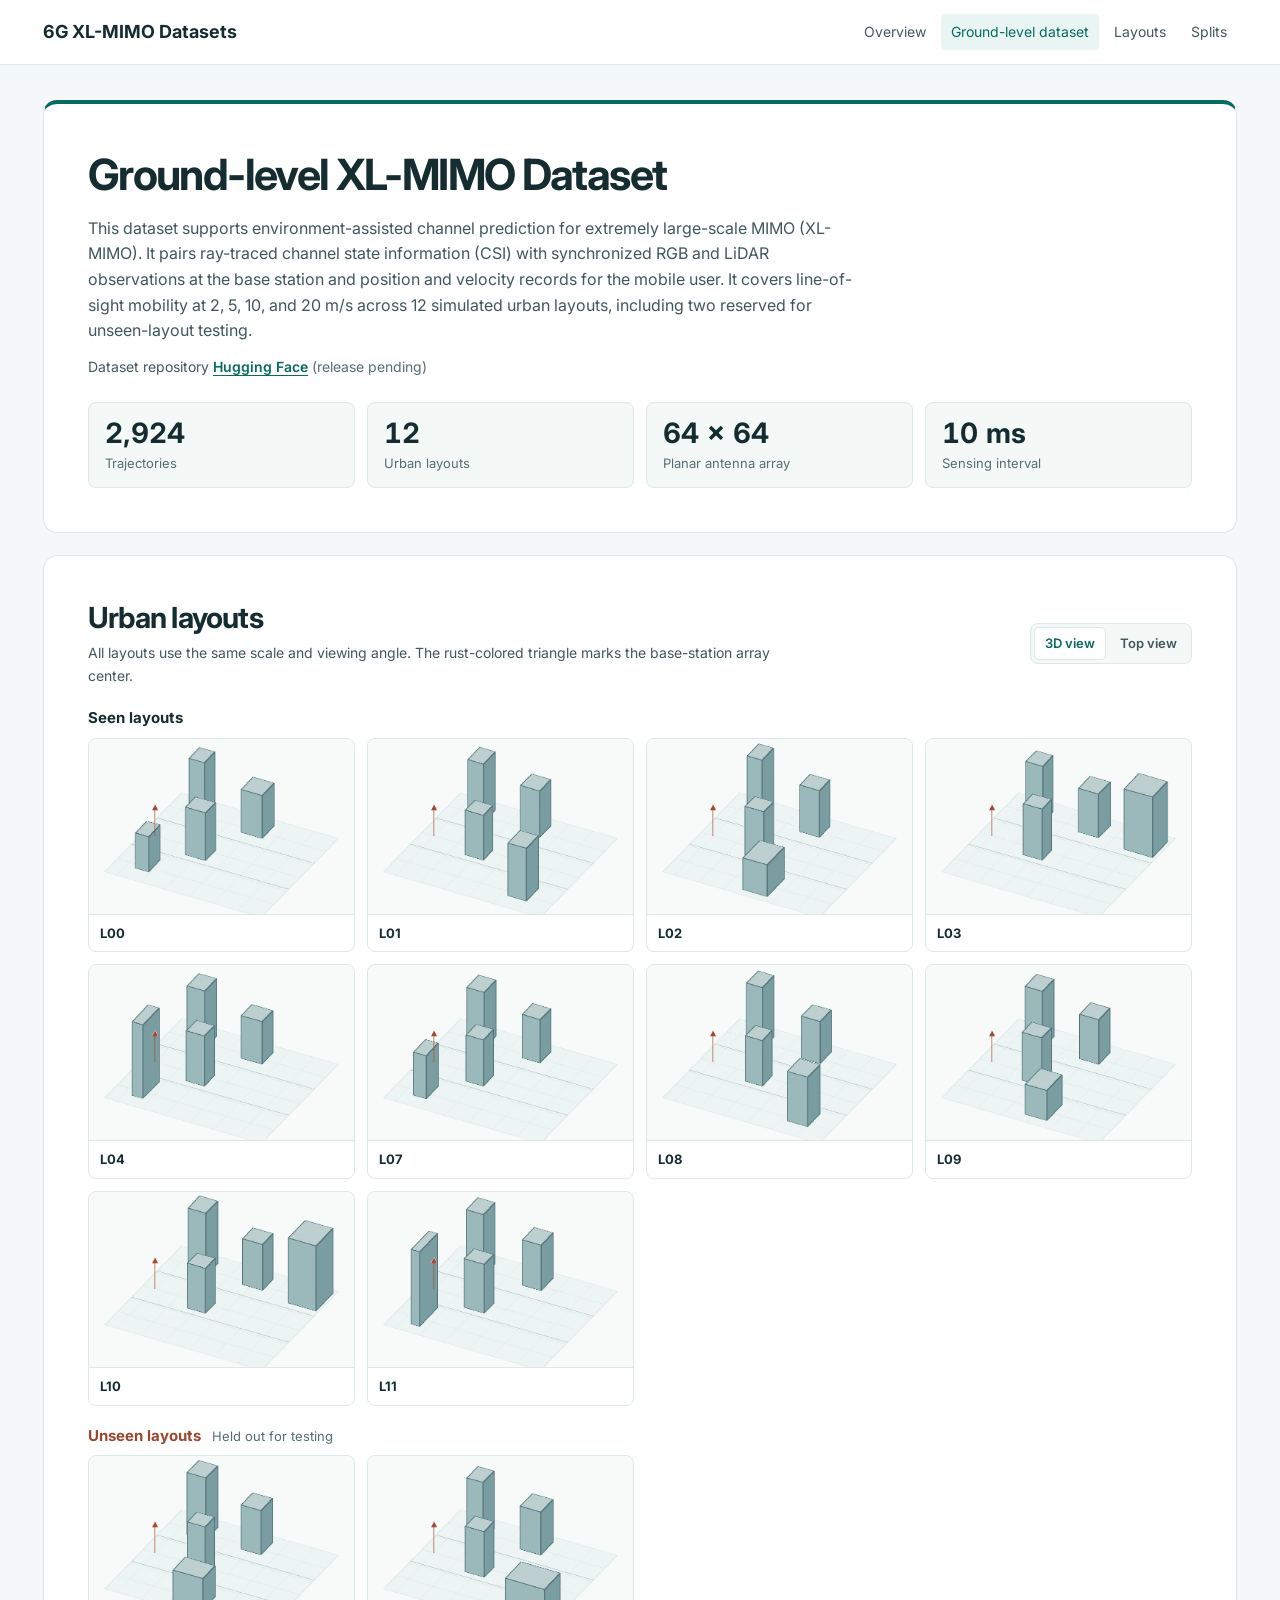
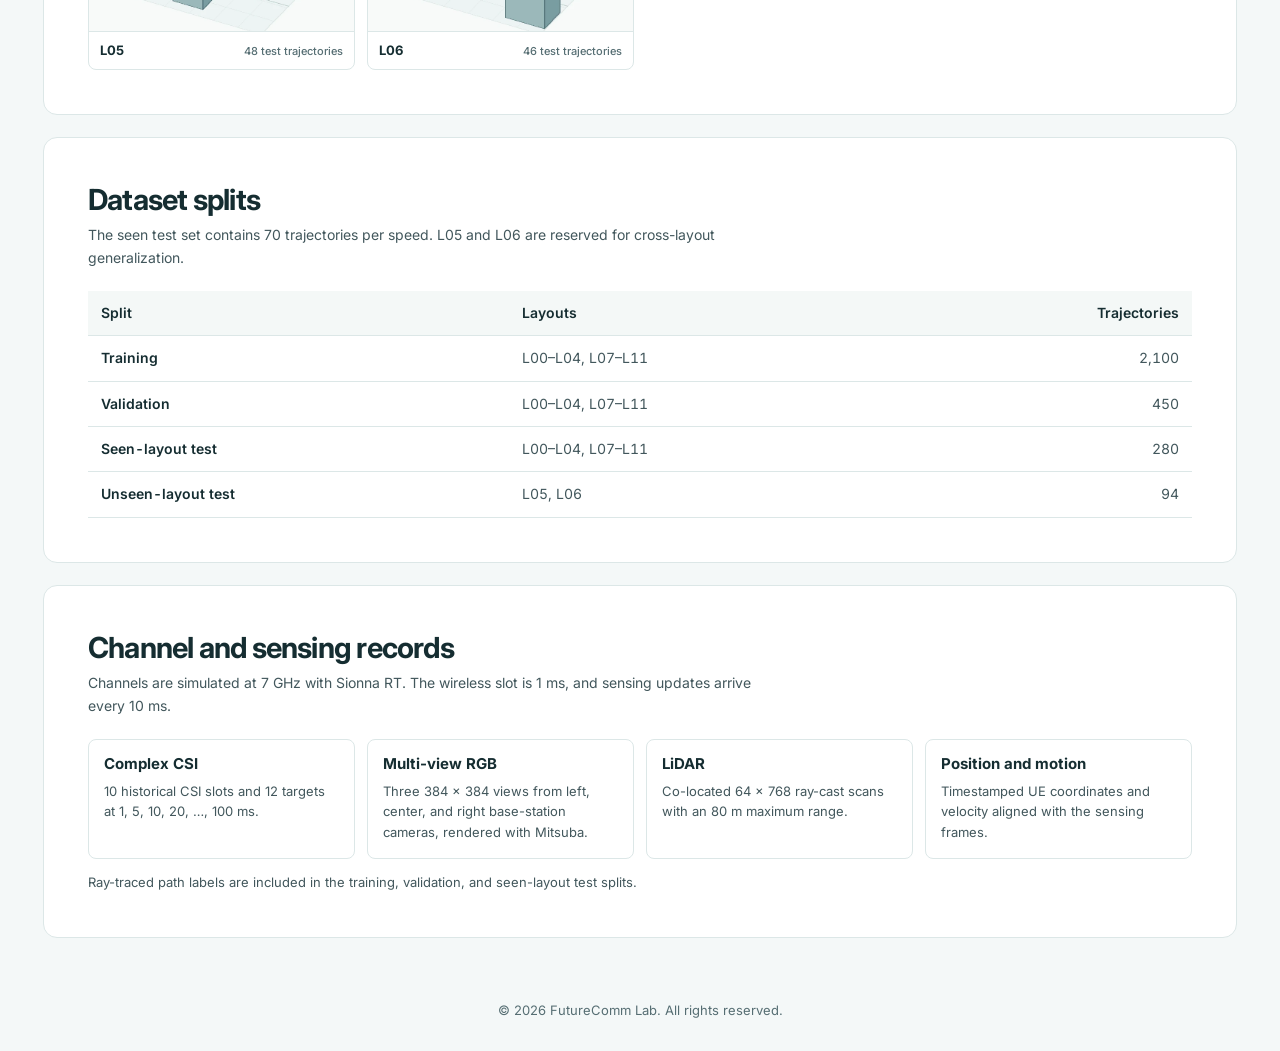
<file: ground.html>
<!DOCTYPE html>
<html lang="en">
<head>
  <meta charset="UTF-8">
  <meta name="viewport" content="width=device-width, initial-scale=1.0">
  <meta name="description" content="The CSI-EnvFormer ground-level XL-MIMO dataset with 2,924 trajectories across 12 simulated urban layouts and synchronized CSI, RGB, LiDAR, and position records.">
  <title>Ground-level XL-MIMO Dataset | 6G XL-MIMO Datasets</title>
  <link rel="preconnect" href="https://fonts.googleapis.com">
  <link rel="preconnect" href="https://fonts.gstatic.com" crossorigin>
  <link href="https://fonts.googleapis.com/css2?family=Inter:wght@400;500;600;700&display=swap" rel="stylesheet">
  <link rel="stylesheet" href="ground.css?v=5">
  <script defer src="ground.js?v=4"></script>
</head>
<body>
  <header class="site-header">
    <div class="header-inner">
      <a class="site-name" href="index.html">6G XL-MIMO Datasets</a>
      <nav aria-label="Page navigation">
        <a href="index.html">Overview</a>
        <a class="active" href="ground.html?v=3" aria-current="page">Ground-level dataset</a>
        <a href="#layouts">Layouts</a>
        <a href="#splits">Splits</a>
      </nav>
    </div>
  </header>

  <main class="site-main">
    <section class="panel intro" aria-labelledby="page-title">
      <h1 id="page-title">Ground-level XL-MIMO Dataset</h1>
      <p>This dataset supports environment-assisted channel prediction for extremely large-scale MIMO (XL-MIMO). It pairs ray-traced channel state information (CSI) with synchronized RGB and LiDAR observations at the base station and position and velocity records for the mobile user. It covers line-of-sight mobility at 2, 5, 10, and 20 m/s across 12 simulated urban layouts, including two reserved for unseen-layout testing.</p>
      <p class="dataset-location">Dataset repository <a href="https://huggingface.co/datasets/lmyxxn/Ground-XL-MIMO-Dataset">Hugging Face</a> <span>(release pending)</span></p>
      <dl class="intro-facts">
        <div><dt>Trajectories</dt><dd>2,924</dd></div>
        <div><dt>Urban layouts</dt><dd>12</dd></div>
        <div><dt>Planar antenna array</dt><dd>64 &times; 64</dd></div>
        <div><dt>Sensing interval</dt><dd>10 ms</dd></div>
      </dl>
    </section>

    <section class="panel" id="layouts" aria-labelledby="layouts-title">
      <div class="section-heading">
        <div>
          <h2 id="layouts-title">Urban layouts</h2>
          <p>All layouts use the same scale and viewing angle. The rust-colored triangle marks the base-station array center.</p>
        </div>
        <div class="view-switch" role="group" aria-label="Layout view" hidden>
          <button type="button" data-view="3d" aria-pressed="true">3D view</button>
          <button type="button" data-view="plan" aria-pressed="false">Top view</button>
        </div>
      </div>

      <h3 class="group-title">Seen layouts</h3>
      <div class="layout-grid">
        <figure class="layout-card"><img src="ground-assets/paper-layouts/l00-3d.webp" data-layout="l00" alt="3D view of urban layout L00" width="720" height="475"><figcaption>L00</figcaption></figure>
        <figure class="layout-card"><img src="ground-assets/paper-layouts/l01-3d.webp" data-layout="l01" alt="3D view of urban layout L01" width="720" height="475"><figcaption>L01</figcaption></figure>
        <figure class="layout-card"><img src="ground-assets/paper-layouts/l02-3d.webp" data-layout="l02" alt="3D view of urban layout L02" width="720" height="475"><figcaption>L02</figcaption></figure>
        <figure class="layout-card"><img src="ground-assets/paper-layouts/l03-3d.webp" data-layout="l03" alt="3D view of urban layout L03" width="720" height="475"><figcaption>L03</figcaption></figure>
        <figure class="layout-card"><img src="ground-assets/paper-layouts/l04-3d.webp" data-layout="l04" alt="3D view of urban layout L04" width="720" height="475" loading="lazy"><figcaption>L04</figcaption></figure>
        <figure class="layout-card"><img src="ground-assets/paper-layouts/l07-3d.webp" data-layout="l07" alt="3D view of urban layout L07" width="720" height="475" loading="lazy"><figcaption>L07</figcaption></figure>
        <figure class="layout-card"><img src="ground-assets/paper-layouts/l08-3d.webp" data-layout="l08" alt="3D view of urban layout L08" width="720" height="475" loading="lazy"><figcaption>L08</figcaption></figure>
        <figure class="layout-card"><img src="ground-assets/paper-layouts/l09-3d.webp" data-layout="l09" alt="3D view of urban layout L09" width="720" height="475" loading="lazy"><figcaption>L09</figcaption></figure>
        <figure class="layout-card"><img src="ground-assets/paper-layouts/l10-3d.webp" data-layout="l10" alt="3D view of urban layout L10" width="720" height="475" loading="lazy"><figcaption>L10</figcaption></figure>
        <figure class="layout-card"><img src="ground-assets/paper-layouts/l11-3d.webp" data-layout="l11" alt="3D view of urban layout L11" width="720" height="475" loading="lazy"><figcaption>L11</figcaption></figure>
      </div>

      <h3 class="group-title held-out">Unseen layouts <span>Held out for testing</span></h3>
      <div class="layout-grid">
        <figure class="layout-card"><img src="ground-assets/paper-layouts/l05-3d.webp" data-layout="l05" alt="3D view of unseen urban layout L05" width="720" height="475" loading="lazy"><figcaption>L05 <span>48 test trajectories</span></figcaption></figure>
        <figure class="layout-card"><img src="ground-assets/paper-layouts/l06-3d.webp" data-layout="l06" alt="3D view of unseen urban layout L06" width="720" height="475" loading="lazy"><figcaption>L06 <span>46 test trajectories</span></figcaption></figure>
      </div>
    </section>

    <section class="panel" id="splits" aria-labelledby="splits-title">
      <div class="section-heading">
        <div>
          <h2 id="splits-title">Dataset splits</h2>
          <p>The seen test set contains 70 trajectories per speed. L05 and L06 are reserved for cross-layout generalization.</p>
        </div>
      </div>
      <div class="table-wrap">
        <table>
          <thead><tr><th scope="col">Split</th><th scope="col">Layouts</th><th scope="col">Trajectories</th></tr></thead>
          <tbody>
            <tr><th scope="row">Training</th><td>L00–L04, L07–L11</td><td>2,100</td></tr>
            <tr><th scope="row">Validation</th><td>L00–L04, L07–L11</td><td>450</td></tr>
            <tr><th scope="row">Seen-layout test</th><td>L00–L04, L07–L11</td><td>280</td></tr>
            <tr><th scope="row">Unseen-layout test</th><td>L05, L06</td><td>94</td></tr>
          </tbody>
        </table>
      </div>
    </section>

    <section class="panel" id="structure" aria-labelledby="structure-title">
      <div class="section-heading">
        <div>
          <h2 id="structure-title">Channel and sensing records</h2>
          <p>Channels are simulated at 7 GHz with Sionna RT. The wireless slot is 1 ms, and sensing updates arrive every 10 ms.</p>
        </div>
      </div>
      <div class="record-grid">
        <article><h3>Complex CSI</h3><p>10 historical CSI slots and 12 targets at 1, 5, 10, 20, …, 100 ms.</p></article>
        <article><h3>Multi-view RGB</h3><p>Three 384 &times; 384 views from left, center, and right base-station cameras, rendered with Mitsuba.</p></article>
        <article><h3>LiDAR</h3><p>Co-located 64 &times; 768 ray-cast scans with an 80 m maximum range.</p></article>
        <article><h3>Position and motion</h3><p>Timestamped UE coordinates and velocity aligned with the sensing frames.</p></article>
      </div>
      <p class="record-note">Ray-traced path labels are included in the training, validation, and seen-layout test splits.</p>
    </section>
  </main>

  <footer class="site-footer">&copy; 2026 FutureComm Lab. All rights reserved.</footer>
</body>
</html>
</file>
<file: ground.css>
:root {
  --ink: #152d31;
  --text: #42575c;
  --muted: #566e73;
  --line: #dce7e7;
  --background: #f4f8f8;
  --accent: #086a61;
  --accent-light: #e9f5f2;
  --held-out: #9b462f;
}

* { box-sizing: border-box; }
html { scroll-padding-top: 90px; }
body { margin: 0; color: var(--ink); background: var(--background); font: 16px/1.6 Inter, sans-serif; }
a { color: inherit; text-decoration: none; }
button { font: inherit; }
a:focus-visible, button:focus-visible { outline: 2px solid var(--accent); outline-offset: 3px; }

.site-header { position: sticky; top: 0; z-index: 10; background: #fff; border-bottom: 1px solid var(--line); }
.header-inner { max-width: 1250px; min-height: 64px; margin: auto; padding: 0 28px; display: flex; align-items: center; justify-content: space-between; gap: 20px; }
.site-name { font-size: 18px; font-weight: 700; white-space: nowrap; }
.site-header nav { display: flex; flex-wrap: wrap; align-items: center; gap: 5px; color: var(--text); font-size: 14px; }
.site-header nav a { padding: 7px 10px; white-space: nowrap; border-radius: 5px; }
.site-header nav a:hover, .site-header nav a.active { color: var(--accent); background: var(--accent-light); }

.site-main { max-width: 1250px; margin: 35px auto 52px; padding: 0 28px; }
.panel { background: #fff; border: 1px solid var(--line); border-radius: 14px; padding: clamp(22px, 4vw, 44px); margin-bottom: 22px; }
h1, h2, h3, p, figure, dl, dd { margin: 0; }
h1, h2, h3 { line-height: 1.25; }
h1 { font-size: clamp(28px, 4vw, 43px); letter-spacing: -.038em; margin-bottom: 14px; }
h2 { font-size: clamp(23px, 3vw, 29px); letter-spacing: -.027em; margin-bottom: 6px; }
p { color: var(--text); }
.intro { border-top: 4px solid var(--accent); }
.intro > p { max-width: 780px; }
.dataset-location { margin-top: 12px; font-size: 14px; }
.dataset-location a { color: var(--accent); font-weight: 600; text-decoration: underline; text-underline-offset: 3px; }
.dataset-location span { color: var(--muted); }
.intro-facts { display: grid; grid-template-columns: repeat(4, minmax(0, 1fr)); gap: 12px; margin-top: 24px; }
.intro-facts div { display: grid; align-content: start; gap: 2px; background: #f4f8f7; border: 1px solid var(--line); border-radius: 8px; padding: 13px 16px; }
.intro-facts dt { grid-row: 2; color: var(--muted); font-size: 13px; }
.intro-facts dd { grid-row: 1; font-size: clamp(21px, 2.5vw, 28px); font-weight: 700; line-height: 1.25; font-variant-numeric: tabular-nums; }

.section-heading { display: flex; justify-content: space-between; align-items: flex-start; gap: 20px; margin-bottom: 22px; }
.section-heading p { max-width: 700px; font-size: 14px; }
.view-switch { display: flex; flex-shrink: 0; align-self: center; gap: 3px; border: 1px solid var(--line); background: #f4f8f7; border-radius: 8px; padding: 3px; }
.view-switch[hidden] { display: none; }
.view-switch button { border: 1px solid transparent; border-radius: 5px; background: none; color: var(--text); font-size: 13px; font-weight: 600; padding: 5px 10px; white-space: nowrap; cursor: pointer; }
.view-switch button[aria-pressed="true"] { background: #fff; border-color: var(--line); color: var(--accent); }
.view-switch button:hover { color: var(--accent); }
.group-title { font-size: 15px; margin: 21px 0 10px; }
.group-title span { font-size: 13px; color: var(--muted); font-weight: 400; margin-left: 7px; }
.held-out { color: var(--held-out); }
.layout-grid { display: grid; grid-template-columns: repeat(4, minmax(0, 1fr)); gap: 12px; }
.layout-card { overflow: hidden; border: 1px solid var(--line); border-radius: 8px; min-width: 0; }
.layout-card img { display: block; width: 100%; height: auto; background: #f7faf9; }
.layout-card figcaption { display: flex; align-items: baseline; flex-wrap: wrap; justify-content: space-between; gap: 2px 8px; border-top: 1px solid var(--line); padding: 8px 11px; font-size: 13px; font-weight: 700; }
.layout-card figcaption span { color: var(--muted); font-size: 11px; font-weight: 500; }

.table-wrap { overflow: auto; }
table { width: 100%; border-collapse: collapse; text-align: left; font-size: 14px; font-variant-numeric: tabular-nums; }
th, td { padding: 11px 13px; border-bottom: 1px solid var(--line); vertical-align: top; }
thead { background: #f4f8f7; }
thead th, tbody th { font-weight: 600; }
tbody td { color: var(--text); }
th:last-child, td:last-child { text-align: right; }

.record-grid { display: grid; grid-template-columns: repeat(4, minmax(0, 1fr)); gap: 12px; }
.record-grid article { border: 1px solid var(--line); border-radius: 8px; padding: 15px; }
.record-grid h3 { font-size: 15px; margin-bottom: 7px; }
.record-grid p, .record-note { font-size: 13px; }
.record-note { margin-top: 13px; }
.site-footer { padding: 10px 20px 30px; text-align: center; color: var(--muted); font-size: 13px; }

@media (max-width: 820px) {
  .header-inner { flex-wrap: wrap; gap: 3px 10px; padding-block: 8px; }
  .site-header nav { width: 100%; }
  .layout-grid { grid-template-columns: repeat(3, minmax(0, 1fr)); }
  .record-grid { grid-template-columns: repeat(2, minmax(0, 1fr)); }
}
@media (max-width: 620px) {
  html { scroll-padding-top: 112px; }
  .header-inner { flex-wrap: wrap; padding: 9px 14px; gap: 3px 10px; }
  .site-name { font-size: 16px; }
  .site-header nav { font-size: 12px; }
  .site-header nav a { padding: 4px 6px; }
  .site-main { margin: 15px auto 35px; padding: 0 12px; }
  .panel { padding: 19px 15px; margin-bottom: 14px; }
  .section-heading { flex-wrap: wrap; gap: 12px; margin-bottom: 15px; }
  .intro-facts, .layout-grid { grid-template-columns: repeat(2, minmax(0, 1fr)); }
  .intro-facts, .layout-grid, .record-grid { gap: 8px; }
  .intro-facts div, .record-grid article { padding: 10px; }
  table { font-size: 12px; }
  th, td { padding: 9px 6px; }
}
</file>
